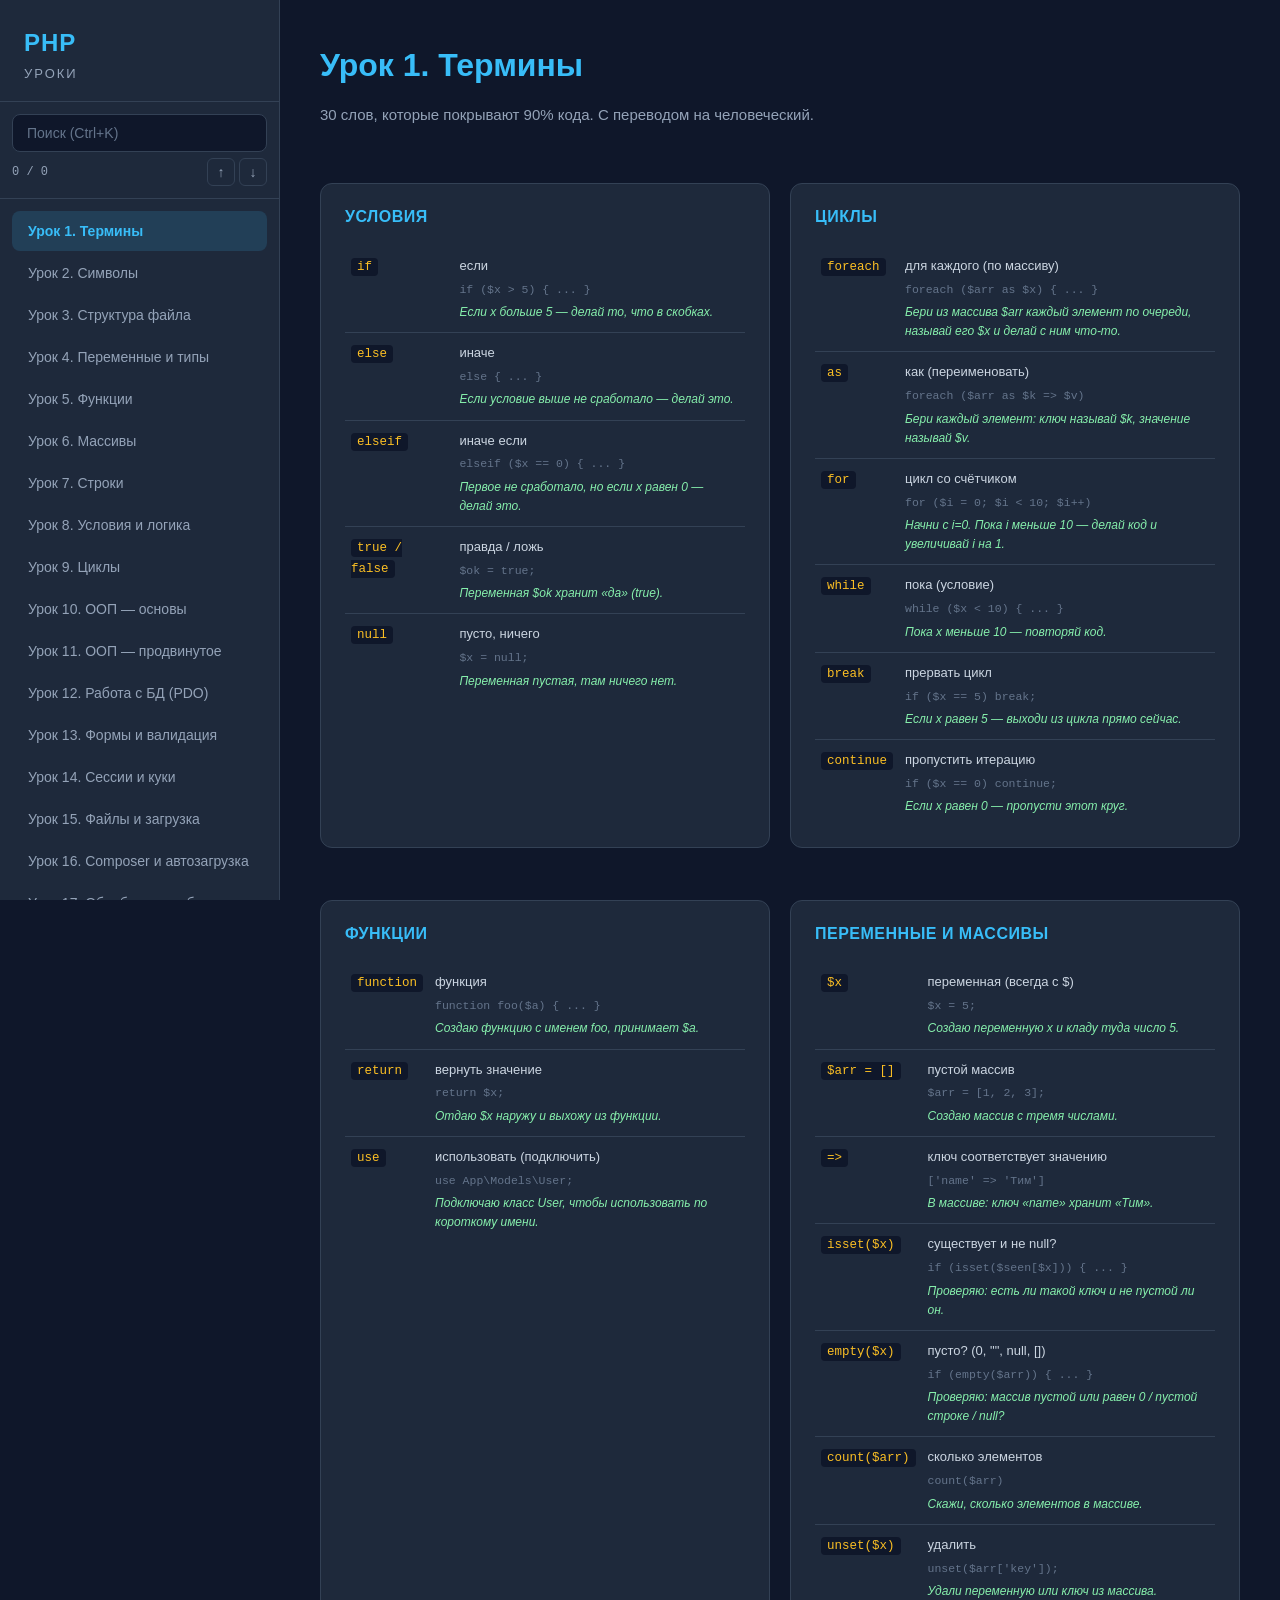
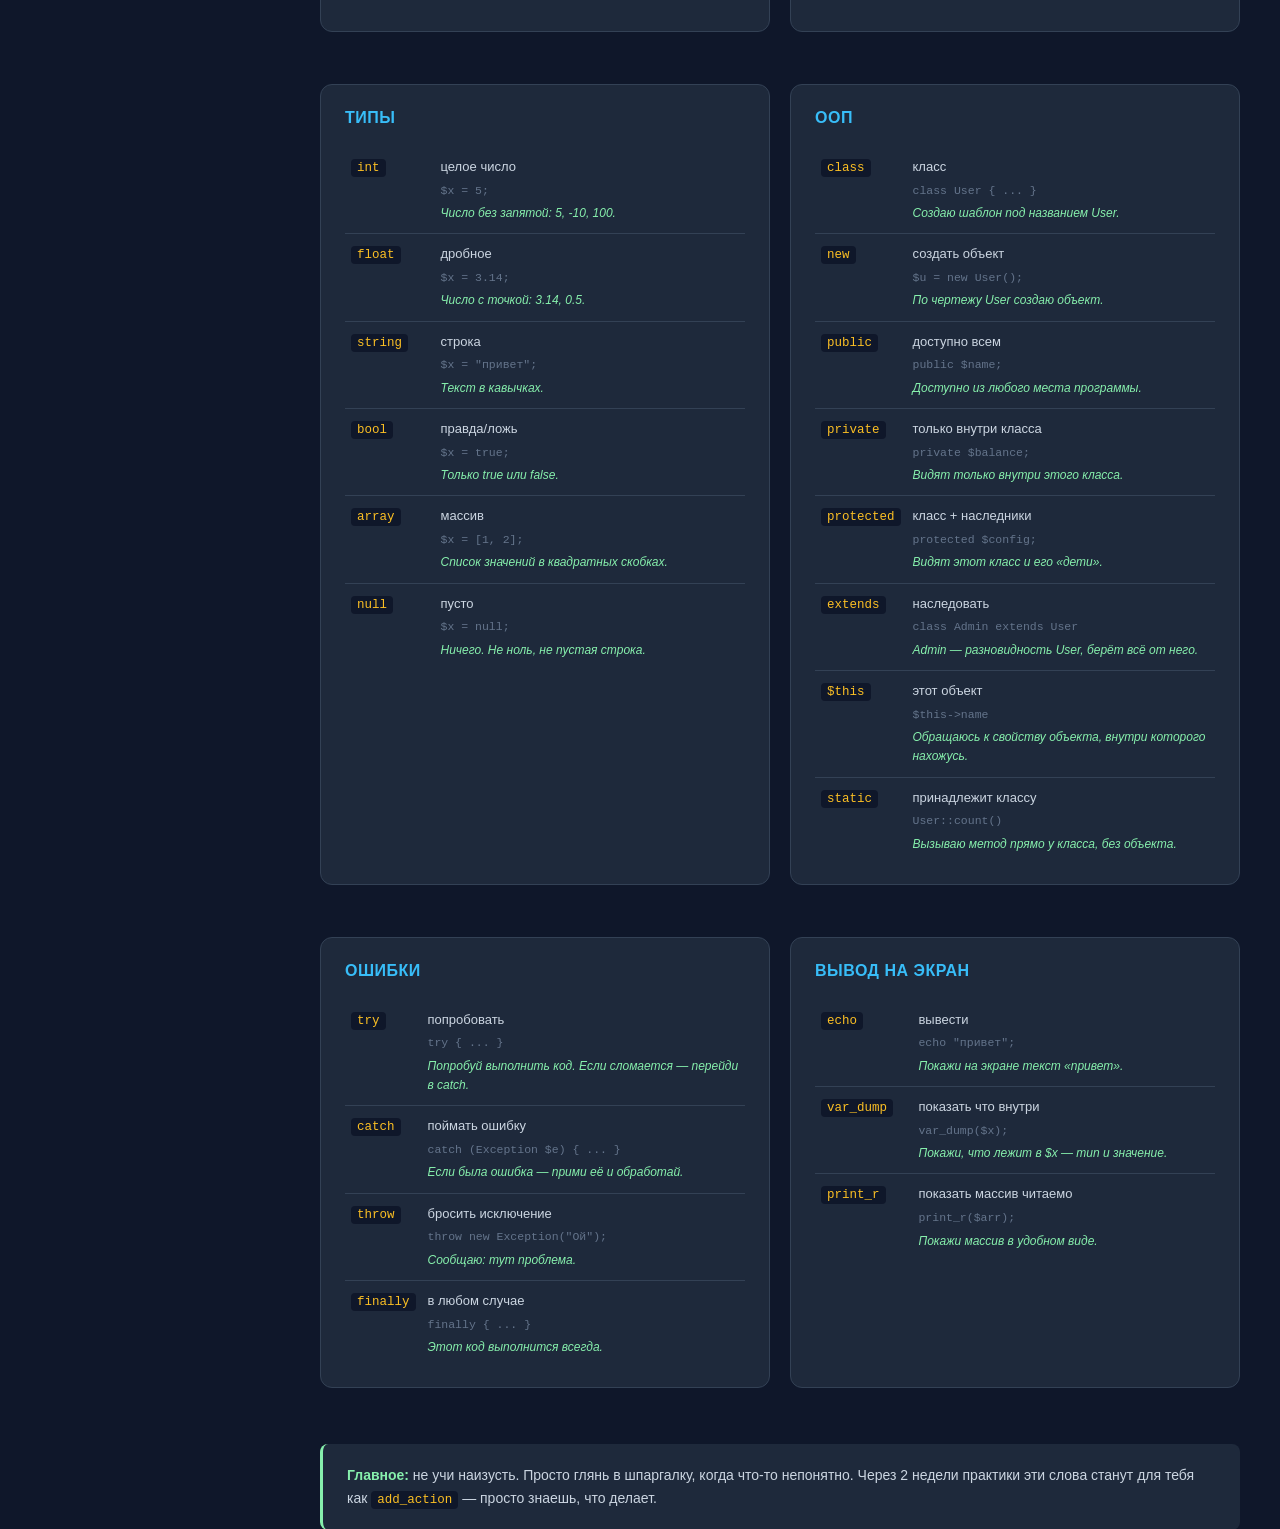
<file: index.html>
<!DOCTYPE html>
<html lang="ru">
<head>
<meta charset="UTF-8">
<meta name="viewport" content="width=device-width, initial-scale=1">
<title>PHP — Уроки</title>
<!-- Критический CSS — сразу, в HTML -->
<style>
  * { box-sizing: border-box; }

:root {
  --sidebar-width: 280px;
  --bg: #0f172a;
  --bg-card: #1e293b;
  --border: #334155;
  --text: #e2e8f0;
  --text-dim: #94a3b8;
  --text-muted: #64748b;
  --accent: #38bdf8;
  --accent-yellow: #fbbf24;
  --accent-green: #86efac;
}

html, body {
  margin: 0;
  padding: 0;
  height: 100%;
}

body {
  font-family: -apple-system, BlinkMacSystemFont, "Segoe UI", sans-serif;
  background: var(--bg);
  color: var(--text);
  line-height: 1.6;
  display: flex;
  min-height: 100vh;
}

/* ==== Боковая панель ==== */
.sidebar {
  position: fixed;
  top: 0;
  left: 0;
  width: var(--sidebar-width);
  height: 100vh;
  background: var(--bg-card);
  border-right: 1px solid var(--border);
  display: flex;
  flex-direction: column;
  z-index: 50;
  transition: transform 0.25s ease;
  overflow-y: auto;
}

.sidebar-header {
  padding: 24px 24px 16px;
  border-bottom: 1px solid var(--border);
  flex-shrink: 0;
}

.logo {
  display: block;
  font-size: 24px;
  font-weight: 800;
  color: var(--accent);
  letter-spacing: 1px;
}

.logo-sub {
  display: block;
  font-size: 13px;
  color: var(--text-dim);
  text-transform: uppercase;
  letter-spacing: 2px;
  margin-top: 2px;
}

.nav {
  padding: 12px 12px 24px;
  display: flex;
  flex-direction: column;
  gap: 2px;
}

.nav-item {
  display: block;
  width: 100%;
  padding: 12px 16px;
  color: var(--text-dim);
  background: none;
  border: none;
  border-radius: 8px;
  cursor: pointer;
  font-size: 14px;
  font-weight: 500;
  text-align: left;
  font-family: inherit;
  transition: background 0.15s, color 0.15s;
}

.nav-item:hover {
  background: rgba(56, 189, 248, 0.08);
  color: var(--text);
}

.nav-item.active {
  background: rgba(56, 189, 248, 0.15);
  color: var(--accent);
  font-weight: 600;
}

/* ==== Контент ==== */
.content {
  margin-left: var(--sidebar-width);
  flex: 1;
  padding: 40px 40px 80px;
  min-width: 0;
  transition: margin-left 0.25s ease;
}

.container { max-width: 1100px; margin: 0 auto; }

h1 { font-size: 32px; margin: 0 0 8px; color: var(--accent); }
.subtitle { color: var(--text-dim); margin-bottom: 40px; font-size: 15px; }
h2 {
  font-size: 22px;
  color: var(--accent-yellow);
  margin: 40px 0 16px;
  padding-bottom: 8px;
  border-bottom: 2px solid var(--border);
}
h3 {
  font-size: 16px;
  color: var(--accent);
  margin: 0 0 16px;
  text-transform: uppercase;
  letter-spacing: 0.5px;
  font-weight: 600;
}
p { color: #cbd5e1; margin: 12px 0; }

/* ==== Карточки ==== */
.grid {
  display: grid;
  grid-template-columns: repeat(auto-fit, minmax(340px, 1fr));
  gap: 20px;
}
.grid-2 {
  display: grid;
  grid-template-columns: 1fr 1fr;
  gap: 12px;
}
@media (max-width: 700px) {
  .grid-2 { grid-template-columns: 1fr; }
}
.card {
  background: var(--bg-card);
  border-radius: 12px;
  padding: 20px 24px;
  border: 1px solid var(--border);
  margin: 16px 0;
}

table { width: 100%; border-collapse: collapse; font-size: 13px; }
td { padding: 10px 6px; border-bottom: 1px solid var(--border); vertical-align: top; }
tr:last-child td { border-bottom: none; }
.desc { color: #cbd5e1; }

code {
  background: var(--bg);
  color: var(--accent-yellow);
  padding: 2px 6px;
  border-radius: 4px;
  font-family: "Consolas", "Monaco", monospace;
  font-size: 12.5px;
}
.example {
  display: block;
  margin-top: 4px;
  color: var(--text-muted);
  font-family: "Consolas", "Monaco", monospace;
  font-size: 11.5px;
}
.human {
  display: block;
  margin-top: 4px;
  color: var(--accent-green);
  font-size: 12px;
  font-style: italic;
}
.symbol {
  display: inline-block;
  background: var(--bg);
  color: var(--accent-yellow);
  padding: 4px 12px;
  border-radius: 6px;
  font-family: "Consolas", "Monaco", monospace;
  font-size: 18px;
  font-weight: bold;
  margin-bottom: 8px;
}
.meaning {
  color: var(--accent-green);
  font-weight: 600;
  font-size: 15px;
  margin: 8px 0;
}
pre {
  background: var(--bg);
  padding: 16px;
  border-radius: 8px;
  overflow-x: auto;
  font-family: "Consolas", "Monaco", monospace;
  font-size: 13px;
  color: var(--text);
  margin: 12px 0;
  border-left: 3px solid var(--accent);
  white-space: pre-wrap;
}

.warn {
  background: #422006;
  border-left: 3px solid var(--accent-yellow);
  padding: 12px 16px;
  border-radius: 6px;
  margin: 12px 0;
  color: #fde68a;
  font-size: 13px;
}
.note {
  margin-top: 40px;
  padding: 20px 24px;
  background: var(--bg-card);
  border-left: 3px solid var(--accent-green);
  border-radius: 8px;
  font-size: 14px;
  color: #cbd5e1;
}
.note strong { color: var(--accent-green); }

.loading {
  text-align: center;
  padding: 60px 20px;
  color: var(--text-dim);
  font-size: 16px;
}
.error {
  text-align: center;
  padding: 60px 20px;
  color: #fca5a5;
  font-size: 16px;
}
.error code {
  display: block;
  margin-top: 12px;
  color: var(--accent-yellow);
}

/* ==== Гамбургер ==== */
.hamburger {
  display: none;
  position: fixed;
  top: 16px;
  left: 16px;
  width: 44px;
  height: 44px;
  background: var(--bg-card);
  border: 1px solid var(--border);
  border-radius: 10px;
  cursor: pointer;
  z-index: 60;
  padding: 10px;
  flex-direction: column;
  justify-content: space-between;
  align-items: stretch;
}

.hamburger span {
  display: block;
  height: 2px;
  background: var(--text);
  border-radius: 2px;
  transition: all 0.25s;
}

.hamburger.open span:nth-child(1) {
  transform: translateY(10px) rotate(45deg);
}
.hamburger.open span:nth-child(2) {
  opacity: 0;
}
.hamburger.open span:nth-child(3) {
  transform: translateY(-10px) rotate(-45deg);
}

/* ==== Overlay ==== */
.overlay {
  display: none;
  position: fixed;
  inset: 0;
  background: rgba(0, 0, 0, 0.6);
  z-index: 40;
  opacity: 0;
  transition: opacity 0.25s;
}
.overlay.open {
  display: block;
  opacity: 1;
}

/* ==== Мобила ==== */
@media (max-width: 900px) {
  .hamburger {
    display: flex;
  }

  .sidebar {
    transform: translateX(-100%);
    box-shadow: 2px 0 20px rgba(0, 0, 0, 0.5);
  }
  .sidebar.open {
    transform: translateX(0);
  }

  .content {
    margin-left: 0;
    padding: 72px 16px 60px;
  }

  h1 { font-size: 24px; }
  h2 { font-size: 18px; }
  .grid {
    grid-template-columns: 1fr;
  }
  .card {
    padding: 16px 18px;
  }
  pre {
    font-size: 12px;
    padding: 12px;
  }
}
/* ==== Поиск ==== */
.search-box {
  padding: 12px;
  border-bottom: 1px solid var(--border);
}

#search-input {
  width: 100%;
  padding: 10px 14px;
  background: var(--bg);
  border: 1px solid var(--border);
  border-radius: 8px;
  color: var(--text);
  font-size: 14px;
  font-family: inherit;
  transition: border-color 0.15s;
}

#search-input:focus {
  outline: none;
  border-color: var(--accent);
}

#search-input::placeholder {
  color: var(--text-muted);
}

.search-controls {
  display: flex;
  align-items: center;
  gap: 4px;
  margin-top: 6px;
  min-height: 28px;
}

.search-counter {
  flex: 1;
  font-size: 12px;
  color: var(--text-dim);
  font-family: "Consolas", "Monaco", monospace;
}

.search-counter.has-results {
  color: var(--accent);
  font-weight: 600;
}

.search-counter.no-results {
  color: #fca5a5;
}

.search-controls button {
  width: 28px;
  height: 28px;
  background: var(--bg-card);
  border: 1px solid var(--border);
  border-radius: 6px;
  color: var(--text-dim);
  cursor: pointer;
  font-size: 14px;
  display: flex;
  align-items: center;
  justify-content: center;
  transition: all 0.15s;
  font-family: inherit;
}

.search-controls button:hover:not(:disabled) {
  background: var(--bg);
  color: var(--accent);
  border-color: var(--accent);
}

.search-controls button:disabled {
  opacity: 0.3;
  cursor: not-allowed;
}

/* Подсветка найденного блока */
@keyframes highlight-pulse {
  0%   { background: rgba(251, 191, 36, 0.4); }
  100% { background: transparent; }
}

.highlight {
  animation: highlight-pulse 1.5s ease-out;
  border-radius: 8px;
}

/* Подсветка текста внутри блока */
mark.search-hit {
  background: rgba(251, 191, 36, 0.5);
  color: #fff;
  padding: 1px 2px;
  border-radius: 3px;
}

mark.search-hit.current {
  background: #fbbf24;
  color: #0f172a;
  box-shadow: 0 0 0 2px rgba(251, 191, 36, 0.4);
}
</style>
<noscript><link rel="stylesheet" href="style.css"></noscript>
</head>
<body>

<!-- Кнопка гамбургер (только на мобиле) -->
<button class="hamburger" id="hamburger" aria-label="Меню">
  <span></span>
  <span></span>
  <span></span>
</button>

<!-- Затемнение под панелью (только на мобиле) -->
<div class="overlay" id="overlay"></div>

<!-- Боковая панель -->
<aside class="sidebar" id="sidebar">
  <div class="sidebar-header">
    <span class="logo">PHP</span>
    <span class="logo-sub">Уроки</span>
  </div>
<div class="search-box">
  <input 
    type="search" 
    id="search-input" 
    placeholder="Поиск (Ctrl+K)"
    autocomplete="off"
  >
  <div class="search-controls">
    <span class="search-counter" id="search-counter">0 / 0</span>
    <button id="search-prev" title="Предыдущее (Shift+Enter)">↑</button>
    <button id="search-next" title="Следующее (Enter)">↓</button>
  </div>
</div>
  <nav class="nav" id="nav"></nav>
</aside>

<!-- Контент -->
<main class="content" id="content"></main>

<script src="app.js" defer></script>
</body>
</html>
</file>
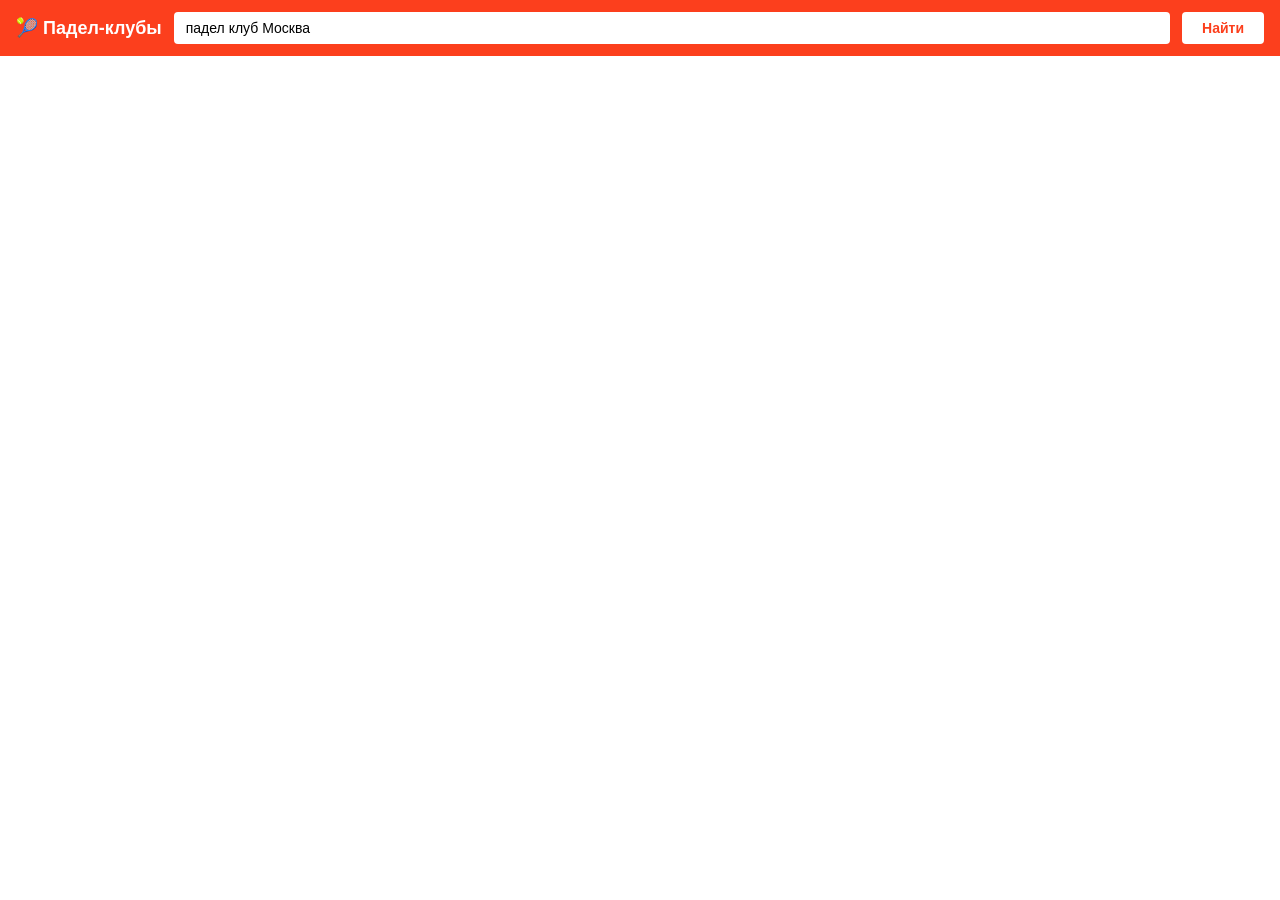
<file: click.html>
<!DOCTYPE html>
<html lang="ru">
<head>
<meta charset="UTF-8">
<meta name="viewport" content="width=device-width, initial-scale=1.0">
<title>Падел-клубы на карте</title>
<style>
  * { box-sizing: border-box; }
  html, body { margin: 0; padding: 0; height: 100%; font-family: Arial, sans-serif; }
  #app { display: flex; flex-direction: column; height: 100vh; }
  #header {
    padding: 12px 16px; background: #fc3f1d; color: white;
    display: flex; align-items: center; gap: 12px; flex-wrap: wrap;
  }
  #header h1 { margin: 0; font-size: 18px; font-weight: 600; }
  #searchBox {
    flex: 1; min-width: 200px; padding: 8px 12px;
    border: none; border-radius: 4px; font-size: 14px; outline: none;
  }
  #searchBtn {
    padding: 8px 20px; border: none; border-radius: 4px;
    background: #fff; color: #fc3f1d; font-weight: 600;
    cursor: pointer; font-size: 14px;
  }
  #searchBtn:hover { background: #ffeae5; }
  #mapWrap { flex: 1; position: relative; }
  #mapFrame {
    position: absolute; inset: 0;
    width: 100%; height: 100%; border: 0;
  }
</style>
</head>
<body>

<div id="app">
  <div id="header">
    <h1>🎾 Падел-клубы</h1>
    <input id="searchBox" type="text" placeholder="Например: падел клуб Москва" value="падел клуб Москва">
    <button id="searchBtn" onclick="doSearch()">Найти</button>
  </div>
  <div id="mapWrap">
    <iframe id="mapFrame"
            src="https://yandex.ru/map-widget/v1/?text=падел%20клуб%20Москва&amp;ll=37.617%2C55.755&amp;z=11"
            allowfullscreen
            loading="lazy">
    </iframe>
  </div>
</div>

<script>
function doSearch() {
  const q = (document.getElementById('searchBox').value || '').trim();
  if (!q) return;
  const url = 'https://yandex.ru/map-widget/v1/?text=' + encodeURIComponent(q) + '&ll=37.617%2C55.755&z=11';
  document.getElementById('mapFrame').src = url;
}

document.getElementById('searchBox').addEventListener('keydown', function(e) {
  if (e.key === 'Enter') doSearch();
});
</script>

</body>
</html>
</file>
<file: style.css>
* { box-sizing: border-box; }

:root {
  --sidebar-width: 280px;
  --bg: #0f172a;
  --bg-card: #1e293b;
  --border: #334155;
  --text: #e2e8f0;
  --text-dim: #94a3b8;
  --text-muted: #64748b;
  --accent: #38bdf8;
  --accent-yellow: #fbbf24;
  --accent-green: #86efac;
}

html, body {
  margin: 0;
  padding: 0;
  height: 100%;
}

body {
  font-family: -apple-system, BlinkMacSystemFont, "Segoe UI", sans-serif;
  background: var(--bg);
  color: var(--text);
  line-height: 1.6;
  display: flex;
  min-height: 100vh;
}

/* ==== Боковая панель ==== */
.sidebar {
  position: fixed;
  top: 0;
  left: 0;
  width: var(--sidebar-width);
  height: 100vh;
  background: var(--bg-card);
  border-right: 1px solid var(--border);
  display: flex;
  flex-direction: column;
  z-index: 50;
  transition: transform 0.25s ease;
  overflow-y: auto;
}

.sidebar-header {
  padding: 24px 24px 16px;
  border-bottom: 1px solid var(--border);
  flex-shrink: 0;
}

.logo {
  display: block;
  font-size: 24px;
  font-weight: 800;
  color: var(--accent);
  letter-spacing: 1px;
}

.logo-sub {
  display: block;
  font-size: 13px;
  color: var(--text-dim);
  text-transform: uppercase;
  letter-spacing: 2px;
  margin-top: 2px;
}

.nav {
  padding: 12px 12px 24px;
  display: flex;
  flex-direction: column;
  gap: 2px;
}

.nav-item {
  display: block;
  width: 100%;
  padding: 12px 16px;
  color: var(--text-dim);
  background: none;
  border: none;
  border-radius: 8px;
  cursor: pointer;
  font-size: 14px;
  font-weight: 500;
  text-align: left;
  font-family: inherit;
  transition: background 0.15s, color 0.15s;
}

.nav-item:hover {
  background: rgba(56, 189, 248, 0.08);
  color: var(--text);
}

.nav-item.active {
  background: rgba(56, 189, 248, 0.15);
  color: var(--accent);
  font-weight: 600;
}

/* ==== Контент ==== */
.content {
  margin-left: var(--sidebar-width);
  flex: 1;
  padding: 40px 40px 80px;
  min-width: 0;
  transition: margin-left 0.25s ease;
}

.container { max-width: 1100px; margin: 0 auto; }

h1 { font-size: 32px; margin: 0 0 8px; color: var(--accent); }
.subtitle { color: var(--text-dim); margin-bottom: 40px; font-size: 15px; }
h2 {
  font-size: 22px;
  color: var(--accent-yellow);
  margin: 40px 0 16px;
  padding-bottom: 8px;
  border-bottom: 2px solid var(--border);
}
h3 {
  font-size: 16px;
  color: var(--accent);
  margin: 0 0 16px;
  text-transform: uppercase;
  letter-spacing: 0.5px;
  font-weight: 600;
}
p { color: #cbd5e1; margin: 12px 0; }

/* ==== Карточки ==== */
.grid {
  display: grid;
  grid-template-columns: repeat(auto-fit, minmax(340px, 1fr));
  gap: 20px;
}
.grid-2 {
  display: grid;
  grid-template-columns: 1fr 1fr;
  gap: 12px;
}
@media (max-width: 700px) {
  .grid-2 { grid-template-columns: 1fr; }
}
.card {
  background: var(--bg-card);
  border-radius: 12px;
  padding: 20px 24px;
  border: 1px solid var(--border);
  margin: 16px 0;
}

table { width: 100%; border-collapse: collapse; font-size: 13px; }
td { padding: 10px 6px; border-bottom: 1px solid var(--border); vertical-align: top; }
tr:last-child td { border-bottom: none; }
.desc { color: #cbd5e1; }

code {
  background: var(--bg);
  color: var(--accent-yellow);
  padding: 2px 6px;
  border-radius: 4px;
  font-family: "Consolas", "Monaco", monospace;
  font-size: 12.5px;
}
.example {
  display: block;
  margin-top: 4px;
  color: var(--text-muted);
  font-family: "Consolas", "Monaco", monospace;
  font-size: 11.5px;
}
.human {
  display: block;
  margin-top: 4px;
  color: var(--accent-green);
  font-size: 12px;
  font-style: italic;
}
.symbol {
  display: inline-block;
  background: var(--bg);
  color: var(--accent-yellow);
  padding: 4px 12px;
  border-radius: 6px;
  font-family: "Consolas", "Monaco", monospace;
  font-size: 18px;
  font-weight: bold;
  margin-bottom: 8px;
}
.meaning {
  color: var(--accent-green);
  font-weight: 600;
  font-size: 15px;
  margin: 8px 0;
}
pre {
  background: var(--bg);
  padding: 16px;
  border-radius: 8px;
  overflow-x: auto;
  font-family: "Consolas", "Monaco", monospace;
  font-size: 13px;
  color: var(--text);
  margin: 12px 0;
  border-left: 3px solid var(--accent);
  white-space: pre-wrap;
}

.warn {
  background: #422006;
  border-left: 3px solid var(--accent-yellow);
  padding: 12px 16px;
  border-radius: 6px;
  margin: 12px 0;
  color: #fde68a;
  font-size: 13px;
}
.note {
  margin-top: 40px;
  padding: 20px 24px;
  background: var(--bg-card);
  border-left: 3px solid var(--accent-green);
  border-radius: 8px;
  font-size: 14px;
  color: #cbd5e1;
}
.note strong { color: var(--accent-green); }

.loading {
  text-align: center;
  padding: 60px 20px;
  color: var(--text-dim);
  font-size: 16px;
}
.error {
  text-align: center;
  padding: 60px 20px;
  color: #fca5a5;
  font-size: 16px;
}
.error code {
  display: block;
  margin-top: 12px;
  color: var(--accent-yellow);
}

/* ==== Гамбургер ==== */
.hamburger {
  display: none;
  position: fixed;
  top: 16px;
  left: 16px;
  width: 44px;
  height: 44px;
  background: var(--bg-card);
  border: 1px solid var(--border);
  border-radius: 10px;
  cursor: pointer;
  z-index: 60;
  padding: 10px;
  flex-direction: column;
  justify-content: space-between;
  align-items: stretch;
}

.hamburger span {
  display: block;
  height: 2px;
  background: var(--text);
  border-radius: 2px;
  transition: all 0.25s;
}

.hamburger.open span:nth-child(1) {
  transform: translateY(10px) rotate(45deg);
}
.hamburger.open span:nth-child(2) {
  opacity: 0;
}
.hamburger.open span:nth-child(3) {
  transform: translateY(-10px) rotate(-45deg);
}

/* ==== Overlay ==== */
.overlay {
  display: none;
  position: fixed;
  inset: 0;
  background: rgba(0, 0, 0, 0.6);
  z-index: 40;
  opacity: 0;
  transition: opacity 0.25s;
}
.overlay.open {
  display: block;
  opacity: 1;
}

/* ==== Мобила ==== */
@media (max-width: 900px) {
  .hamburger {
    display: flex;
  }

  .sidebar {
    transform: translateX(-100%);
    box-shadow: 2px 0 20px rgba(0, 0, 0, 0.5);
  }
  .sidebar.open {
    transform: translateX(0);
  }

  .content {
    margin-left: 0;
    padding: 72px 16px 60px;
  }

  h1 { font-size: 24px; }
  h2 { font-size: 18px; }
  .grid {
    grid-template-columns: 1fr;
  }
  .card {
    padding: 16px 18px;
  }
  pre {
    font-size: 12px;
    padding: 12px;
  }
}
</file>
